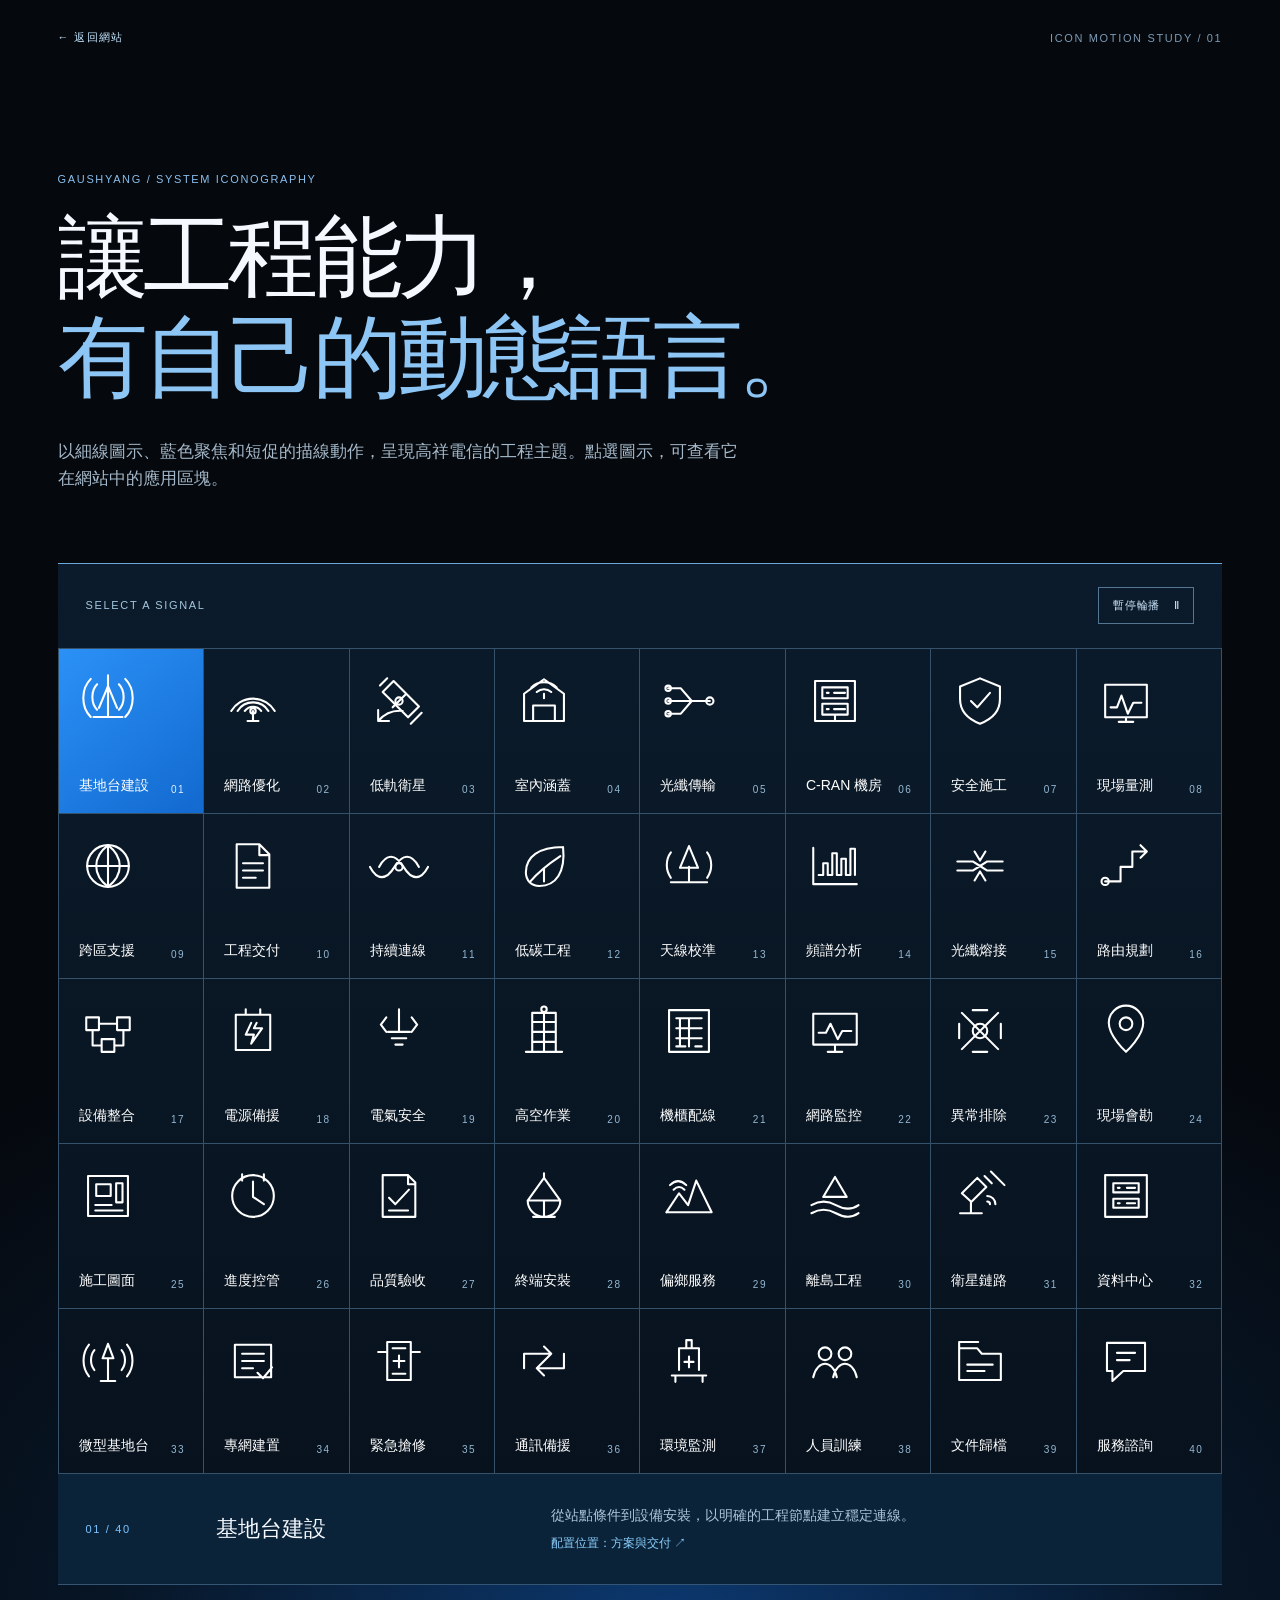
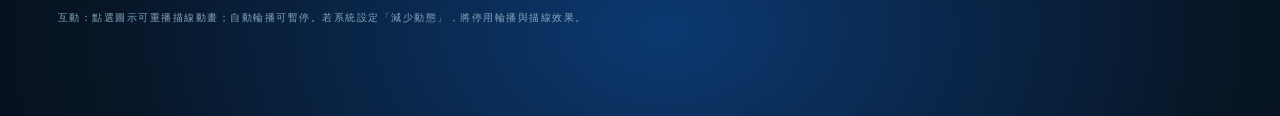
<file: icon-motion.html>
<!doctype html>
<html lang="zh-Hant">
<head>
  <meta charset="utf-8">
  <meta name="viewport" content="width=device-width, initial-scale=1">
  <title>動態圖示提案｜高祥電信</title>
  <link rel="stylesheet" href="icon-motion.css?v=2">
  <script src="icon-motion.js?v=3" defer></script>
</head>
<body>
  <main class="demo">
    <header class="demo-head">
      <a class="back" href="./#top">← 返回網站</a>
      <span class="edition">ICON MOTION STUDY / 01</span>
    </header>
    <div class="intro">
      <p class="eyebrow">GAUSHYANG / SYSTEM ICONOGRAPHY</p>
      <h1>讓工程能力，<br><span>有自己的動態語言。</span></h1>
      <p class="lead">以細線圖示、藍色聚焦和短促的描線動作，呈現高祥電信的工程主題。點選圖示，可查看它在網站中的應用區塊。</p>
    </div>
    <section class="icon-stage" aria-label="高祥電信動態圖示展示">
      <div class="stage-head"><span>SELECT A SIGNAL</span><button id="motion-toggle" type="button" aria-pressed="false">暫停輪播 <span aria-hidden="true">Ⅱ</span></button></div>
      <div class="icon-grid">
        <button class="icon-tile is-active" type="button" data-title="基地台建設" data-detail="從站點條件到設備安裝，以明確的工程節點建立穩定連線。" aria-pressed="true"><svg viewBox="0 0 64 64" aria-hidden="true"><path d="M32 8v46M23 54h18M16 54h32M22 44l10-24 10 24M20 18c-7 7-7 21 0 28M44 18c7 7 7 21 0 28M13 12c-11 11-11 31 0 42M51 12c11 11 11 31 0 42"/></svg><span>基地台建設</span><small>01</small></button>
        <button class="icon-tile" type="button" data-title="5G 網路優化" data-detail="量測、分析、調校，讓訊號品質回到可驗證的標準。" aria-pressed="false"><svg viewBox="0 0 64 64" aria-hidden="true"><path d="M8 43a28 28 0 0 1 48 0M15 43a20 20 0 0 1 34 0M23 43a11 11 0 0 1 18 0M32 43v11M26 54h12"/><circle cx="32" cy="43" r="3"/></svg><span>網路優化</span><small>02</small></button>
        <button class="icon-tile" type="button" data-title="低軌衛星" data-detail="地面終端與衛星鏈路整合，延伸偏遠場域的通訊韌性。" aria-pressed="false"><svg viewBox="0 0 64 64" aria-hidden="true"><path d="M14 22l12-12 28 28-12 12zM11 15l8-8M45 57l12-12M25 39l14-14M9 54c8-9 17-12 27-11M9 54h12M9 54V42"/><circle cx="32" cy="32" r="4"/></svg><span>低軌衛星</span><small>03</small></button>
        <button class="icon-tile" type="button" data-title="室內涵蓋" data-detail="依場域結構規劃訊號路徑，改善室內通訊死角。" aria-pressed="false"><svg viewBox="0 0 64 64" aria-hidden="true"><path d="M10 54V24l22-16 22 16v30H10zM20 54V37h24v17M32 24v5M24 22a12 12 0 0 1 16 0M18 17a20 20 0 0 1 28 0"/></svg><span>室內涵蓋</span><small>04</small></button>
        <button class="icon-tile" type="button" data-title="光纖傳輸" data-detail="以清楚的路由和測試資料，串接可靠的傳輸骨幹。" aria-pressed="false"><svg viewBox="0 0 64 64" aria-hidden="true"><path d="M9 18h14l12 14h20M9 32h15l11 0h20M9 46h14l12-14h20"/><circle cx="9" cy="18" r="3"/><circle cx="9" cy="32" r="3"/><circle cx="9" cy="46" r="3"/><circle cx="55" cy="32" r="4"/></svg><span>光纖傳輸</span><small>05</small></button>
        <button class="icon-tile" type="button" data-title="C-RAN 機房" data-detail="集中式機房施工整合，讓設備、配線與交付資料保持一致。" aria-pressed="false"><svg viewBox="0 0 64 64" aria-hidden="true"><path d="M10 10h44v44H10zM18 17h28v12H18zM18 35h28v12H18zM23 23h2M23 41h2M31 23h12M31 41h12M32 47v7"/></svg><span>C-RAN 機房</span><small>06</small></button>
        <button class="icon-tile" type="button" data-title="安全施工" data-detail="把風險辨識與現場防護，放在每次施工的第一步。" aria-pressed="false"><svg viewBox="0 0 64 64" aria-hidden="true"><path d="M32 7l22 9v14c0 13-9 22-22 27C19 52 10 43 10 30V16zM22 32l7 7 14-16"/></svg><span>安全施工</span><small>07</small></button>
        <button class="icon-tile" type="button" data-title="現場量測" data-detail="用儀器讀值與報告回應工程品質，而不是只靠主觀判斷。" aria-pressed="false"><svg viewBox="0 0 64 64" aria-hidden="true"><path d="M9 14h46v36H9zM15 39h7l5-13 7 20 6-12h9M24 55h16M32 50v5"/></svg><span>現場量測</span><small>08</small></button>
        <button class="icon-tile" type="button" data-title="跨區支援" data-detail="讓跨區調度與離島工程保持相同的協作節奏。" aria-pressed="false"><svg viewBox="0 0 64 64" aria-hidden="true"><circle cx="32" cy="32" r="23"/><path d="M9 32h46M32 9c-9 7-13 15-13 23s4 16 13 23M32 9c9 7 13 15 13 23s-4 16-13 23M32 9v46"/></svg><span>跨區支援</span><small>09</small></button>
        <button class="icon-tile" type="button" data-title="工程交付" data-detail="施工紀錄、測試報告與竣工文件，讓成果可以追溯。" aria-pressed="false"><svg viewBox="0 0 64 64" aria-hidden="true"><path d="M14 8h25l11 11v37H14zM39 8v12h11M21 29h22M21 37h22M21 45h14"/></svg><span>工程交付</span><small>10</small></button>
        <button class="icon-tile" type="button" data-title="持續連線" data-detail="從建置到維護，以工程能力支撐關鍵通訊。" aria-pressed="false"><svg viewBox="0 0 64 64" aria-hidden="true"><path d="M10 33c8-15 18-15 27 0s19 15 27 0M0 33c8 15 18 15 27 0s19-15 27 0"/><circle cx="32" cy="33" r="4"/></svg><span>持續連線</span><small>11</small></button>
        <button class="icon-tile" type="button" data-title="低碳工程" data-detail="從施工現場與能源使用開始，逐步落實永續作業。" aria-pressed="false"><svg viewBox="0 0 64 64" aria-hidden="true"><path d="M53 11C26 11 12 22 12 39c0 9 6 15 15 15 18 0 29-15 26-43zM17 49c9-11 18-18 33-28M32 35v14"/></svg><span>低碳工程</span><small>12</small></button>
      </div>
      <div class="readout" aria-live="polite"><span id="readout-index">01 / 40</span><strong id="readout-title">基地台建設</strong><div><p id="readout-detail">從站點條件到設備安裝，以明確的工程節點建立穩定連線。</p><a id="readout-location" href="./#solutions">配置位置：方案與交付 ↗</a></div></div>
    </section>
    <p class="note">互動：點選圖示可重播描線動畫；自動輪播可暫停。若系統設定「減少動態」，將停用輪播與描線效果。</p>
  </main>
</body>
</html>
</file>
<file: icon-motion.css>
:root{color-scheme:dark;font-family:"TWK Everett","Noto Sans TC","PingFang TC",sans-serif;background:#05080d;color:#f5f9ff}
*{box-sizing:border-box}body{margin:0;min-width:320px;background:radial-gradient(ellipse 80% 40% at 52% 95%,#0c3971 0%,#071525 55%,#05080d 100%)}button{font:inherit}button:focus-visible,a:focus-visible{outline:2px solid #a9d9ff;outline-offset:5px}.demo{width:min(1400px,calc(100% - 9vw));margin:auto;padding:30px 0 90px}.demo-head{display:flex;justify-content:space-between;align-items:center;gap:20px;font-size:11px;letter-spacing:.12em}.back{color:#c4e6ff;text-decoration:none}.back:hover{text-decoration:underline}.edition,.eyebrow,.stage-head,.readout>span,.icon-tile small,.note{font-family:Manrope,Arial,sans-serif;letter-spacing:.15em}.edition{color:#7d9bb5}.intro{padding:clamp(70px,10vw,145px) 0 70px}.eyebrow{font-size:11px;color:#8abfed;margin:0 0 22px}.intro h1{font-weight:400;font-size:clamp(48px,7vw,104px);letter-spacing:-.055em;line-height:1.12;margin:0}.intro h1 span{color:#8dc6f5}.lead{font-size:clamp(15px,1.3vw,18px);color:#a5b9ca;line-height:1.65;max-width:680px;margin:30px 0 0}.icon-stage{border-top:1px solid #6aa9d9;border-bottom:1px solid #355574;padding:23px 0 0;background:linear-gradient(180deg,#0b1b2b 0%,#07111c 100%)}.stage-head{display:flex;align-items:center;justify-content:space-between;color:#a6c7df;font-size:11px;padding:0 28px 24px}.stage-head button{background:none;color:#d0eaff;border:1px solid #547691;padding:10px 14px;cursor:pointer;font-size:11px;letter-spacing:.06em}.stage-head button:hover{background:#153958}.stage-head button span{padding-left:10px}.icon-grid{display:grid;grid-template-columns:repeat(8,minmax(0,1fr));border-top:1px solid #36516a;border-left:1px solid #36516a}.icon-tile{position:relative;min-height:165px;border:0;border-right:1px solid #36516a;border-bottom:1px solid #36516a;background:transparent;color:#fff;text-align:left;padding:23px 20px 18px;display:flex;flex-direction:column;justify-content:space-between;cursor:pointer;overflow:hidden;transition:background .3s,color .3s}.icon-tile::before{content:"";position:absolute;inset:0;background:linear-gradient(140deg,#2b91f7,#1269cf);opacity:0;transition:opacity .3s}.icon-tile>*{position:relative;z-index:1}.icon-tile:hover{background:#123250}.icon-tile.is-active::before{opacity:1}.icon-tile svg{width:58px;height:58px;fill:none;stroke:currentColor;stroke-width:2.3;stroke-linecap:round;stroke-linejoin:round;overflow:visible;transition:transform .42s cubic-bezier(.2,.8,.2,1)}.icon-tile:hover svg,.icon-tile.is-active svg{transform:translateY(-4px)}.icon-tile>span{font-size:14px;line-height:1.35;font-weight:500}.icon-tile small{position:absolute;right:18px;bottom:18px;font-size:10px;color:#95b9d4}.icon-tile.is-active small{color:#e0efff}.readout{display:grid;grid-template-columns:105px minmax(150px,310px) 1fr;align-items:center;gap:25px;min-height:110px;padding:22px 28px;background:#0b2339}.readout>span{color:#7bc3ff;font-size:11px}.readout strong{font-size:22px;font-weight:400}.readout p{font-size:14px;line-height:1.5;color:#adc5d8;margin:0}.note{color:#83a5bc;font-size:10px;line-height:1.6;margin:25px 0 0}.icon-tile svg .draw{stroke-dasharray:var(--path-length);stroke-dashoffset:0}.icon-tile.is-drawing svg .draw{animation:draw-in .72s cubic-bezier(.16,.9,.2,1) both;animation-delay:var(--draw-delay,0ms)}@keyframes draw-in{from{stroke-dashoffset:var(--path-length)}to{stroke-dashoffset:0}}@media(max-width:1100px){.icon-grid{grid-template-columns:repeat(6,minmax(0,1fr))}}@media(max-width:900px){.icon-grid{grid-template-columns:repeat(4,minmax(0,1fr))}.icon-tile{min-height:170px}.readout{grid-template-columns:80px 180px 1fr}}@media(max-width:600px){.demo{width:calc(100% - 36px);padding:22px 0 65px}.edition{display:none}.intro{padding:78px 0 56px}.intro h1{font-size:clamp(43px,11vw,68px)}.lead{font-size:14px}.stage-head{padding:0 15px 18px}.icon-grid{grid-template-columns:repeat(3,minmax(0,1fr))}.icon-tile{min-height:130px;padding:15px 11px}.icon-tile svg{width:42px;height:42px}.icon-tile>span{font-size:11px}.icon-tile small{font-size:9px;bottom:12px;right:9px}.readout{display:block;padding:20px 17px}.readout strong{display:block;margin:10px 0 7px;font-size:19px}.readout p{font-size:13px}}@media(prefers-reduced-motion:reduce){.icon-tile,.icon-tile::before,.icon-tile svg{transition:none}.icon-tile.is-drawing svg .draw{animation:none}}
:root .readout a{display:inline-block;margin-top:9px;color:#8cd0ff;font-size:12px;text-decoration:none}
:root .readout a:hover{text-decoration:underline}
</file>
